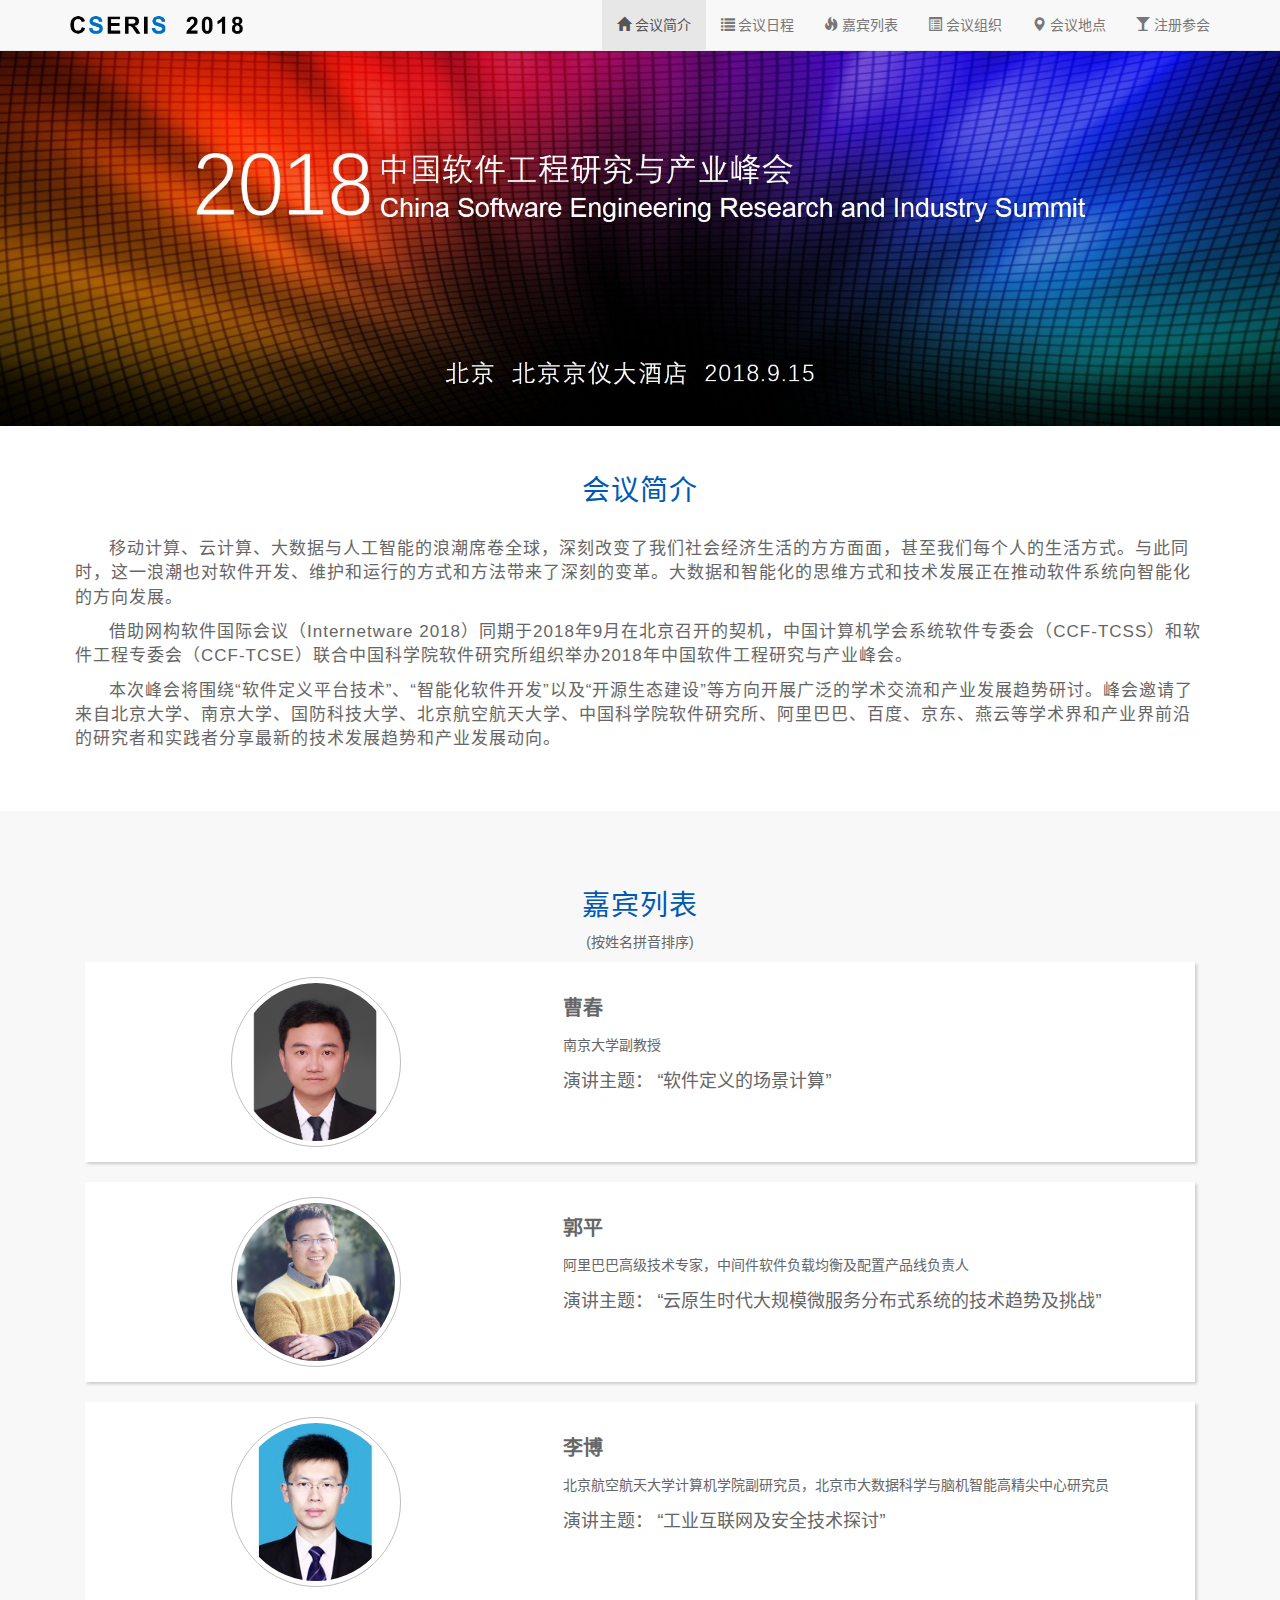
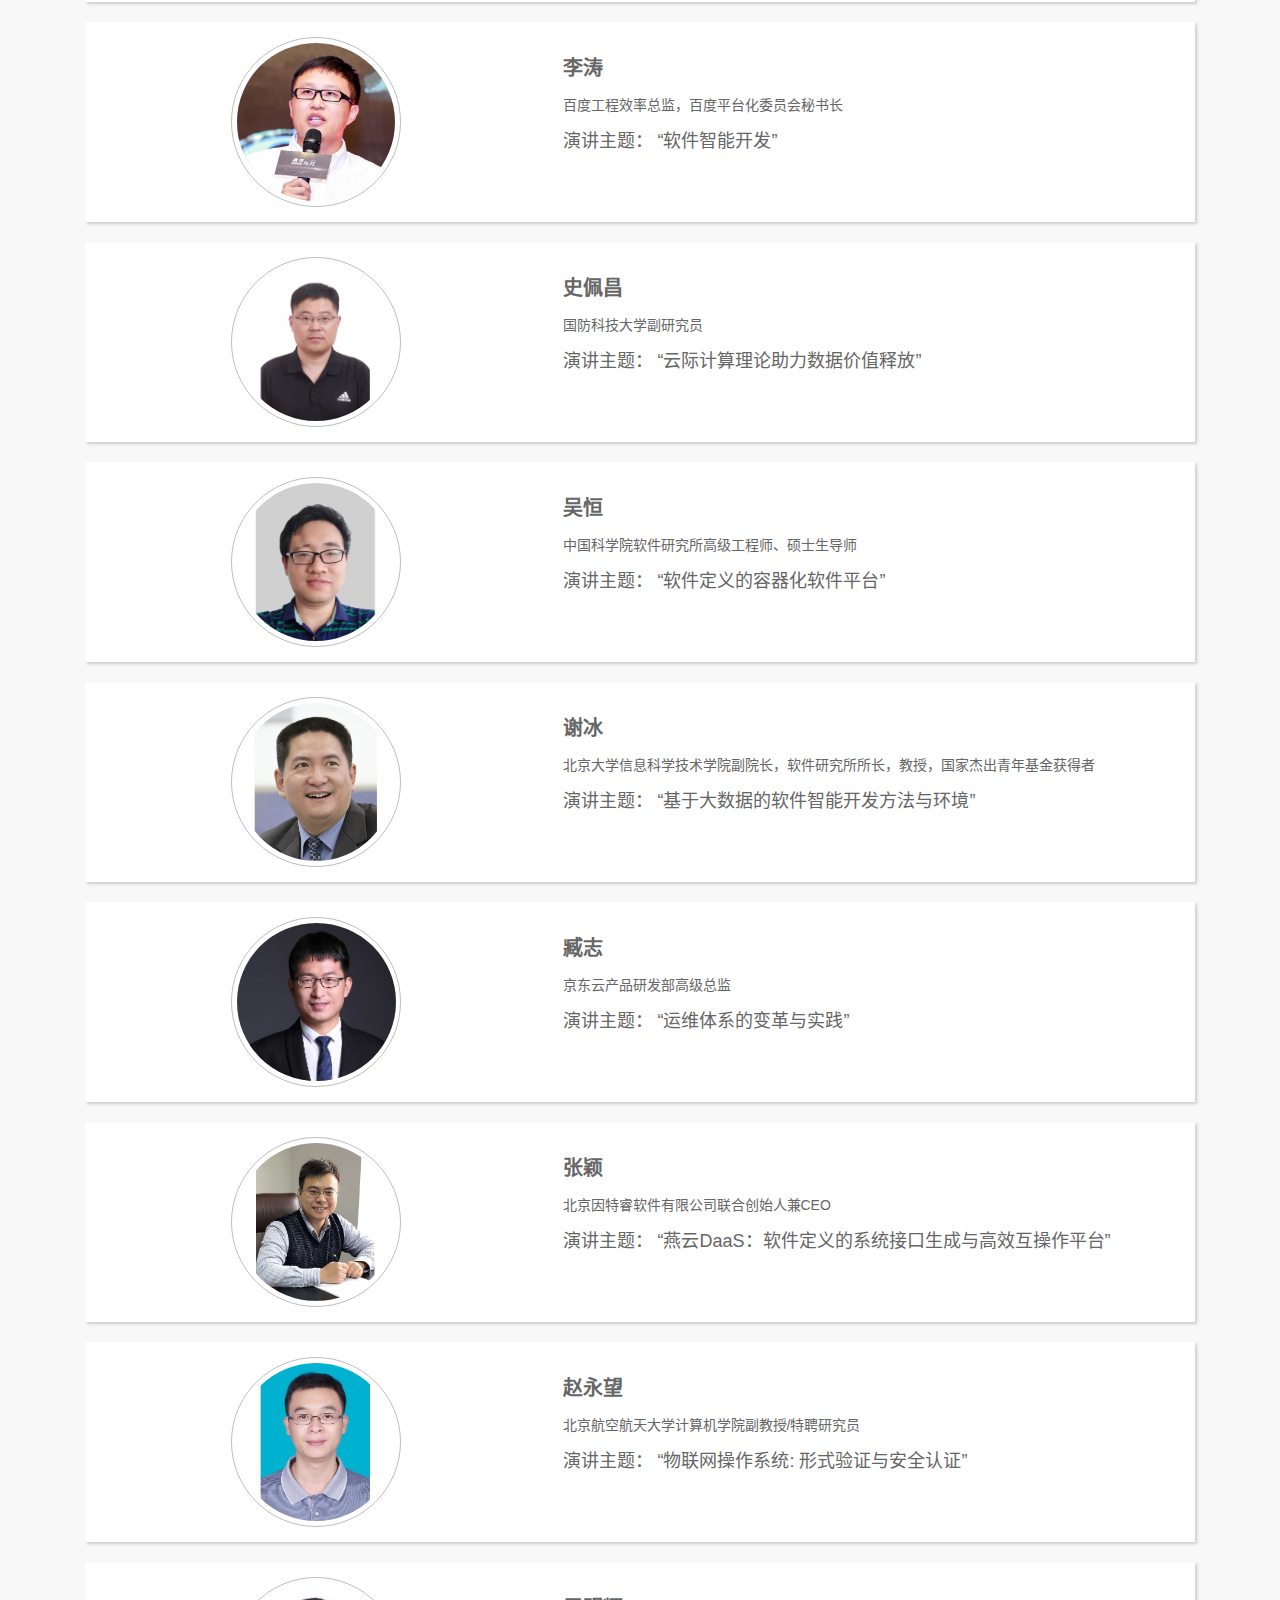
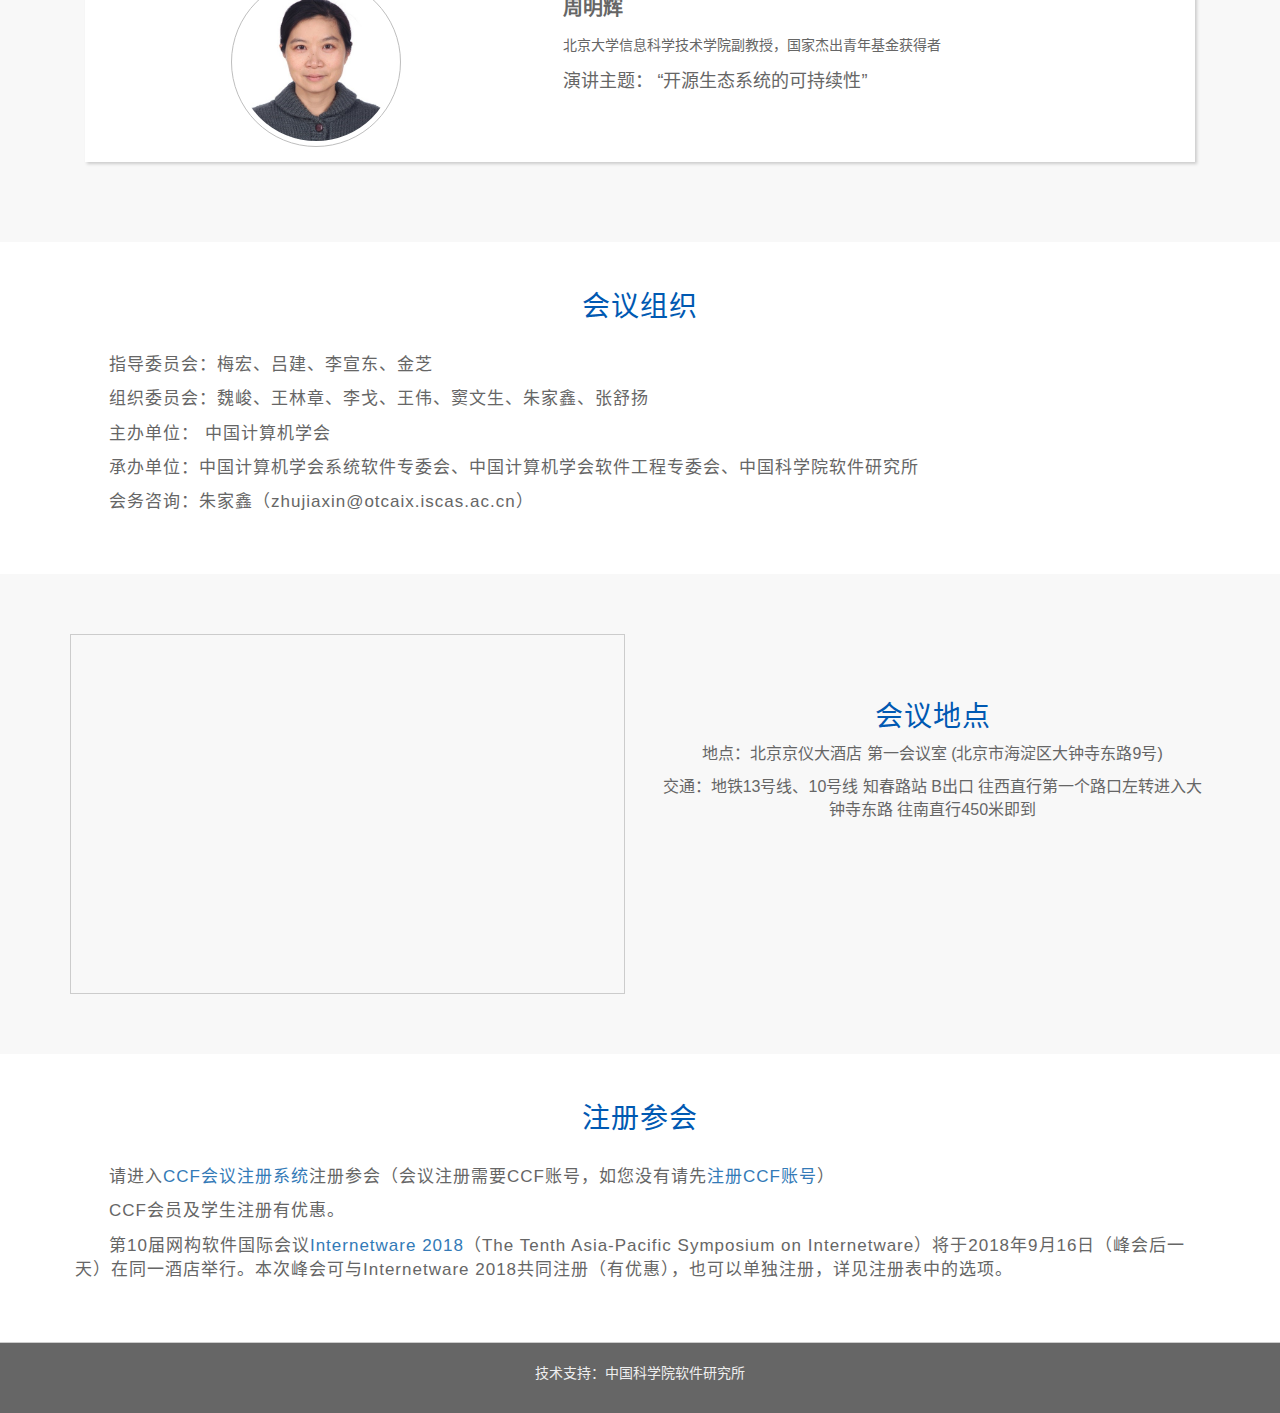
<file: index.html>
<html lang="zh-cn" xmlns="http://www.w3.org/1999/xhtml"><head><meta http-equiv="Content-Type" content="text/html; charset=UTF-8">
	
	<meta name="viewport" content="width=device-width, initial-scale=1,maximum-scale=1, user-scalable=no">
	<title>2018年中国软件工程研究与产业峰会</title>
	<link rel="stylesheet" href="./css/bootstrap.min.css">
	<link rel="stylesheet" href="./css/style.css">
</head>
<body>


<nav class="navbar navbar-default navbar-fixed-top">
	<div class="container">
		<div class="navbar-header">
			<a href="" class="navbar-brand logo"><img class="head-logo" src="./img/logo.png" alt="CSERIS"></a>
			<button type="button" class="navbar-toggle" data-toggle="collapse" data-target="#navbar-collapse">
				<span class="icon-bar"></span>
				<span class="icon-bar"></span>
				<span class="icon-bar"></span>
			</button>
		</div>
		<div class="collapse navbar-collapse" id="navbar-collapse">
			<ul class="nav navbar-nav navbar-right">
				<li class="active"><a href="#section-1"><span class="glyphicon glyphicon-home"></span> 会议简介</a></li>
			    <li><a href="program.html"><span class="glyphicon glyphicon-list"></span> 会议日程</a></li> 
				<li><a href="index.html#section-2"><span class="glyphicon glyphicon-fire"></span> 嘉宾列表</a></li>
				<li><a href="index.html#section-3"><span class="glyphicon glyphicon-list-alt"></span> 会议组织</a></li>
				<li><a href="index.html#section-4"><span class="glyphicon glyphicon-map-marker"></span> 会议地点</a></li>
				<li><a href="index.html#section-5"><span class="glyphicon glyphicon-glass"></span> 注册参会</a></li>
			</ul>	
		</div>
	</div>
</nav>


<div id="myCarousel" class="carousel slide">
	
	<div class="carousel-inner">
		<div class="item active" style="background:#01122b;">
			<img src="./img/banner.jpg" alt="2018年中国软件工程研究与产业峰会">
		</div>
		
	</div>
	
</div>
<div class="tab1" id="section-1"> 
	<div class="container">
		<h2 class="tab-h2">会议简介</h2>
		<div class="row">
			<div class="col-md-12 col">
				<p class="tab-p">移动计算、云计算、大数据与人工智能的浪潮席卷全球，深刻改变了我们社会经济生活的方方面面，甚至我们每个人的生活方式。与此同时，这一浪潮也对软件开发、维护和运行的方式和方法带来了深刻的变革。大数据和智能化的思维方式和技术发展正在推动软件系统向智能化的方向发展。</p>
				<p class="tab-p">借助网构软件国际会议（Internetware 2018）同期于2018年9月在北京召开的契机，中国计算机学会系统软件专委会（CCF-TCSS）和软件工程专委会（CCF-TCSE）联合中国科学院软件研究所组织举办2018年中国软件工程研究与产业峰会。</p>
				<p class="tab-p">本次峰会将围绕“软件定义平台技术”、“智能化软件开发”以及“开源生态建设”等方向开展广泛的学术交流和产业发展趋势研讨。峰会邀请了来自北京大学、南京大学、国防科技大学、北京航空航天大学、中国科学院软件研究所、阿里巴巴、百度、京东、燕云等学术界和产业界前沿的研究者和实践者分享最新的技术发展趋势和产业发展动向。</p>
			</div>
			
		</div>
	</div>
</div>


<div class="tab2" id="section-2">
	<div class="container">
		<h2 class="tab-h2">嘉宾列表</h2> <p>(按姓名拼音排序)</p>
		<div class="row">
			<div class="col-md-12 col">
			       <div class="container-fluid">

			       	<div class="row info-content">
						<div class="col-md-5 col-sm-5 ">
							<div class="head-img"><img src="./img/caochun.jpg" class="img-responsive img-circle" alt=""></div>							
						</div>
						<div class="col-md-7 col-sm-7  text-left padding-text talk-info">
							<p class="speaker">曹春<p>
							<p>南京大学副教授</p>
							<p class="talk-title">演讲主题： “软件定义的场景计算”</p>
						</div>
					</div>

			       	<div class="row info-content">
						<div class="col-md-5 col-sm-5 ">
							<div class="head-img"><img src="./img/guoping.jpg" class="img-responsive img-circle" alt=""></div>							
						</div>
						<div class="col-md-7 col-sm-7  text-left padding-text talk-info">
							<p class="speaker">郭平<p>
							<p>阿里巴巴高级技术专家，中间件软件负载均衡及配置产品线负责人</p>
							<p class="talk-title">演讲主题： “云原生时代大规模微服务分布式系统的技术趋势及挑战”</p>
						</div>
					</div>

			       	<div class="row info-content">
						<div class="col-md-5 col-sm-5 ">
							<div class="head-img"><img src="./img/libo.jpg" class="img-responsive img-circle" alt=""></div>							
						</div>
						<div class="col-md-7 col-sm-7  text-left padding-text talk-info">
							<p class="speaker">李博<p>
							<p>北京航空航天大学计算机学院副研究员，北京市大数据科学与脑机智能高精尖中心研究员</p>
							<p class="talk-title">演讲主题： “工业互联网及安全技术探讨”</p>
						</div>
					</div>

			       	<div class="row info-content">
						<div class="col-md-5 col-sm-5 ">
							<div class="head-img"><img src="./img/litao.jpg" class="img-responsive img-circle" alt=""></div>							
						</div>
						<div class="col-md-7 col-sm-7  text-left padding-text talk-info">
							<p class="speaker">李涛<p>
							<p>百度工程效率总监，百度平台化委员会秘书长</p>
							<p class="talk-title">演讲主题： “软件智能开发”</p>
						</div>
					</div>

			       	<div class="row info-content">
						<div class="col-md-5 col-sm-5 ">
							<div class="head-img"><img src="./img/shipeichang.jpg" class="img-responsive img-circle" alt=""></div>							
						</div>
						<div class="col-md-7 col-sm-7 text-left padding-text talk-info">
							<p class="speaker">史佩昌<p>
							<p>国防科技大学副研究员</p>
							<p class="talk-title">演讲主题： “云际计算理论助力数据价值释放”</p>
						</div>
					</div>

			       	<div class="row info-content">
						<div class="col-md-5 col-sm-5 ">
							<div class="head-img"><img src="./img/wuheng.jpg" class="img-responsive img-circle" alt=""></div>							
						</div>
						<div class="col-md-7 col-sm-7 text-left padding-text talk-info">
							<p class="speaker">吴恒<p>
							<p>中国科学院软件研究所高级工程师、硕士生导师</p>
							<p class="talk-title">演讲主题： “软件定义的容器化软件平台”</p>
						</div>
					</div>
				    
			       	<div class="row info-content">
						<div class="col-md-5 col-sm-5 ">
							<div class="head-img"><img src="./img/xiebing.jpg" class="img-responsive img-circle" alt=""></div>							
						</div>
						<div class="col-md-7 col-sm-7 text-left padding-text talk-info">
							<p class="speaker">谢冰<p>
							<p>北京大学信息科学技术学院副院长，软件研究所所长，教授，国家杰出青年基金获得者</p>
							<p class="talk-title">演讲主题： “基于大数据的软件智能开发方法与环境”</p>
						</div>
					</div>

			       	<div class="row info-content">
						<div class="col-md-5 col-sm-5 ">
							<div class="head-img"><img src="./img/zangzhi.jpg" class="img-responsive img-circle" alt=""></div>							
						</div>
						<div class="col-md-7 col-sm-7 text-left padding-text talk-info">
							<p class="speaker">臧志<p>
							<p>京东云产品研发部高级总监</p>
							<p class="talk-title">演讲主题： “运维体系的变革与实践”</p>
						</div>
					</div>

			       	<div class="row info-content">
						<div class="col-md-5 col-sm-5 ">
							<div class="head-img"><img src="./img/zhangying.jpg" class="img-responsive img-circle" alt=""></div>							
						</div>
						<div class="col-md-7 col-sm-7 text-left padding-text talk-info">
							<p class="speaker">张颖<p>
							<p>北京因特睿软件有限公司联合创始人兼CEO</p>
							<p class="talk-title">演讲主题： “燕云DaaS：软件定义的系统接口生成与高效互操作平台”</p>
						</div>
					</div>

			       	<div class="row info-content">
						<div class="col-md-5 col-sm-5 ">
							<div class="head-img"><img src="./img/zhaoyongwang.jpg" class="img-responsive img-circle" alt=""></div>							
						</div>
						<div class="col-md-7 col-sm-7  text-left padding-text talk-info">
							<p class="speaker">赵永望<p>
							<p>北京航空航天大学计算机学院副教授/特聘研究员</p>
							<p class="talk-title">演讲主题： “物联网操作系统: 形式验证与安全认证”</p>
						</div>
					</div>

			       	<div class="row info-content">
						<div class="col-md-5 col-sm-5">
							<div class="head-img"><img src="./img/zhouminghui.jpg" class="img-responsive img-circle" alt=""></div>							
						</div>
						<div class="col-md-7 col-sm-7 text-left padding-text talk-info">
							<p class="speaker">周明辉<p>
							<p>北京大学信息科学技术学院副教授，国家杰出青年基金获得者</p>
							<p class="talk-title">演讲主题： “开源生态系统的可持续性”</p>
						</div>
					</div>

<!--			       	<div class="row info-content">
						<div class="text-center talk-info continue">
							<p class="speaker">更多嘉宾即将公布，敬请关注！<p>
						</div>
					</div> -->

			       </div>

			</div>
			
		</div>
	</div>
</div>

<div class="tab1" id="section-3">
	<div class="container">
		<h2 class="tab-h2">会议组织</h2>
		<div class="row">
			<div class="col-md-12 col">
				<p class="tab-p">指导委员会：梅宏、吕建、李宣东、金芝</p>
				<p class="tab-p">组织委员会：魏峻、王林章、李戈、王伟、窦文生、朱家鑫、张舒扬</p>
				<p class="tab-p">主办单位： 中国计算机学会</p>
				<p class="tab-p">承办单位：中国计算机学会系统软件专委会、中国计算机学会软件工程专委会、中国科学院软件研究所</p>
				<p class="tab-p">会务咨询：朱家鑫（zhujiaxin@otcaix.iscas.ac.cn）</p>
				
			</div>
			
		</div>
	</div>
</div>

<div class="tab3" id="section-4">
	<div class="container">
		<div class="row">
			<div class="col-md-6 col-sm-6">
            <div id="dituContent" style="width:100%;height:40%;border:#ccc solid 1px;"></div>
			</div>
			<div class="text col-md-6 col-sm-6" style="margin-top:48px;">
				<h2 class="tab-h2">会议地点</h2>
				<p>地点：北京京仪大酒店 第一会议室 (北京市海淀区大钟寺东路9号)</p>
				<p>交通：地铁13号线、10号线 知春路站 B出口 往西直行第一个路口左转进入大钟寺东路 往南直行450米即到</p>


			</div>
		</div>
	</div>
</div>
<div class="tab1" id="section-5">
	<div class="container">
		<h2 class="tab-h2">注册参会</h2>
		<div class="row">
			<div class="col-md-12 col">
				<p class="tab-p">请进入<a href="http://conf2.ccf.org.cn/internetware2018/">CCF会议注册系统</a>注册参会（会议注册需要CCF账号，如您没有请先<a href="http://web.ccf.org.cn/CCF/apply/user!reg.action">注册CCF账号</a>）</p>
				<p class="tab-p">CCF会员及学生注册有优惠。</p>
				<p class="tab-p">第10届网构软件国际会议<a href="https://internetware2018.github.io/">Internetware 2018</a>（The Tenth Asia-Pacific Symposium on Internetware）将于2018年9月16日（峰会后一天）在同一酒店举行。本次峰会可与Internetware 2018共同注册（有优惠），也可以单独注册，详见注册表中的选项。</p>
			<!--	<p class="tab-p">会议通知电子版下载：<a href="">会议通知</a></p> -->
			</div>
			
			
		</div>
	</div>
</div>
<footer id="footer">
	<div class="container">
		<p>技术支持：中国科学院软件研究所</p>
	</div>
</footer>


<script src="./js/jquery.min.js"></script>
<script src="./js/bootstrap.min.js"></script>
<style type="text/css">
    html,body{margin:0;padding:0;}
    .iw_poi_title {color:#CC5522;font-size:14px;font-weight:bold;overflow:hidden;padding-right:13px;white-space:nowrap}
    .iw_poi_content {font:12px arial,sans-serif;overflow:visible;padding-top:4px;white-space:-moz-pre-wrap;word-wrap:break-word}
</style>
<script type="text/javascript" src="https://api.map.baidu.com/api?v=20&ak=HEyBcLpocWubOcnctNvDz71b"></script>
<script type="text/javascript">
    //创建和初始化地图函数：
    function initMap(){
        createMap();//创建地图
        setMapEvent();//设置地图事件
        addMapControl();//向地图添加控件
        addMarker();//向地图中添加marker
    }
    
    //创建地图函数：
    function createMap(){
        var map = new BMap.Map("dituContent");//在百度地图容器中创建一个地图
        var point = new BMap.Point(116.34426,39.977972);//定义一个中心点坐标
        map.centerAndZoom(point,17);//设定地图的中心点和坐标并将地图显示在地图容器中
        window.map = map;//将map变量存储在全局
    }
    
    //地图事件设置函数：
    function setMapEvent(){
        map.enableDragging();//启用地图拖拽事件，默认启用(可不写)
        map.enableScrollWheelZoom();//启用地图滚轮放大缩小
        map.enableDoubleClickZoom();//启用鼠标双击放大，默认启用(可不写)
        map.enableKeyboard();//启用键盘上下左右键移动地图
    }
    
    //地图控件添加函数：
    function addMapControl(){
        //向地图中添加缩放控件
	var ctrl_nav = new BMap.NavigationControl({anchor:BMAP_ANCHOR_TOP_LEFT,type:BMAP_NAVIGATION_CONTROL_LARGE});
	map.addControl(ctrl_nav);
                //向地图中添加比例尺控件
	var ctrl_sca = new BMap.ScaleControl({anchor:BMAP_ANCHOR_BOTTOM_LEFT});
	map.addControl(ctrl_sca);
    }
    
    //标注点数组
    var markerArr = [{title:"北京京仪大酒店",content:"北京市海淀区大钟寺东路9号（地铁13号线、10号线&nbsp;知春路站&nbsp;B出口）",point:"116.344188|39.978041",isOpen:1,icon:{w:21,h:21,l:46,t:46,x:1,lb:10}}
		 ];
    //创建marker
    function addMarker(){
        for(var i=0;i<markerArr.length;i++){
            var json = markerArr[i];
            var p0 = json.point.split("|")[0];
            var p1 = json.point.split("|")[1];
            var point = new BMap.Point(p0,p1);
			var iconImg = createIcon(json.icon);
            var marker = new BMap.Marker(point,{icon:iconImg});
			var iw = createInfoWindow(i);
			var label = new BMap.Label(json.title,{"offset":new BMap.Size(json.icon.lb-json.icon.x+10,-20)});
			marker.setLabel(label);
            map.addOverlay(marker);
            label.setStyle({
                        borderColor:"#808080",
                        color:"#333",
                        cursor:"pointer"
            });
			
			(function(){
				var index = i;
				var _iw = createInfoWindow(i);
				var _marker = marker;
				_marker.addEventListener("click",function(){
				    this.openInfoWindow(_iw);
			    });
			    _iw.addEventListener("open",function(){
				    _marker.getLabel().hide();
			    })
			    _iw.addEventListener("close",function(){
				    _marker.getLabel().show();
			    })
				label.addEventListener("click",function(){
				    _marker.openInfoWindow(_iw);
			    })
				if(!!json.isOpen){
					label.hide();
					_marker.openInfoWindow(_iw);
				}
			})()
        }
    }
    //创建InfoWindow
    function createInfoWindow(i){
        var json = markerArr[i];
        var iw = new BMap.InfoWindow("<b class='iw_poi_title' title='" + json.title + "'>" + json.title + "</b><div class='iw_poi_content'>"+json.content+"</div>");
        return iw;
    }
    //创建一个Icon
    function createIcon(json){
        var icon = new BMap.Icon("./img/us_mk_icon.png", new BMap.Size(json.w,json.h),{imageOffset: new BMap.Size(-json.l,-json.t),infoWindowOffset:new BMap.Size(json.lb+5,1),offset:new BMap.Size(json.x,json.h)})
        return icon;
    }
    
    initMap();//创建和初始化地图
</script>


</body></html>
</file>
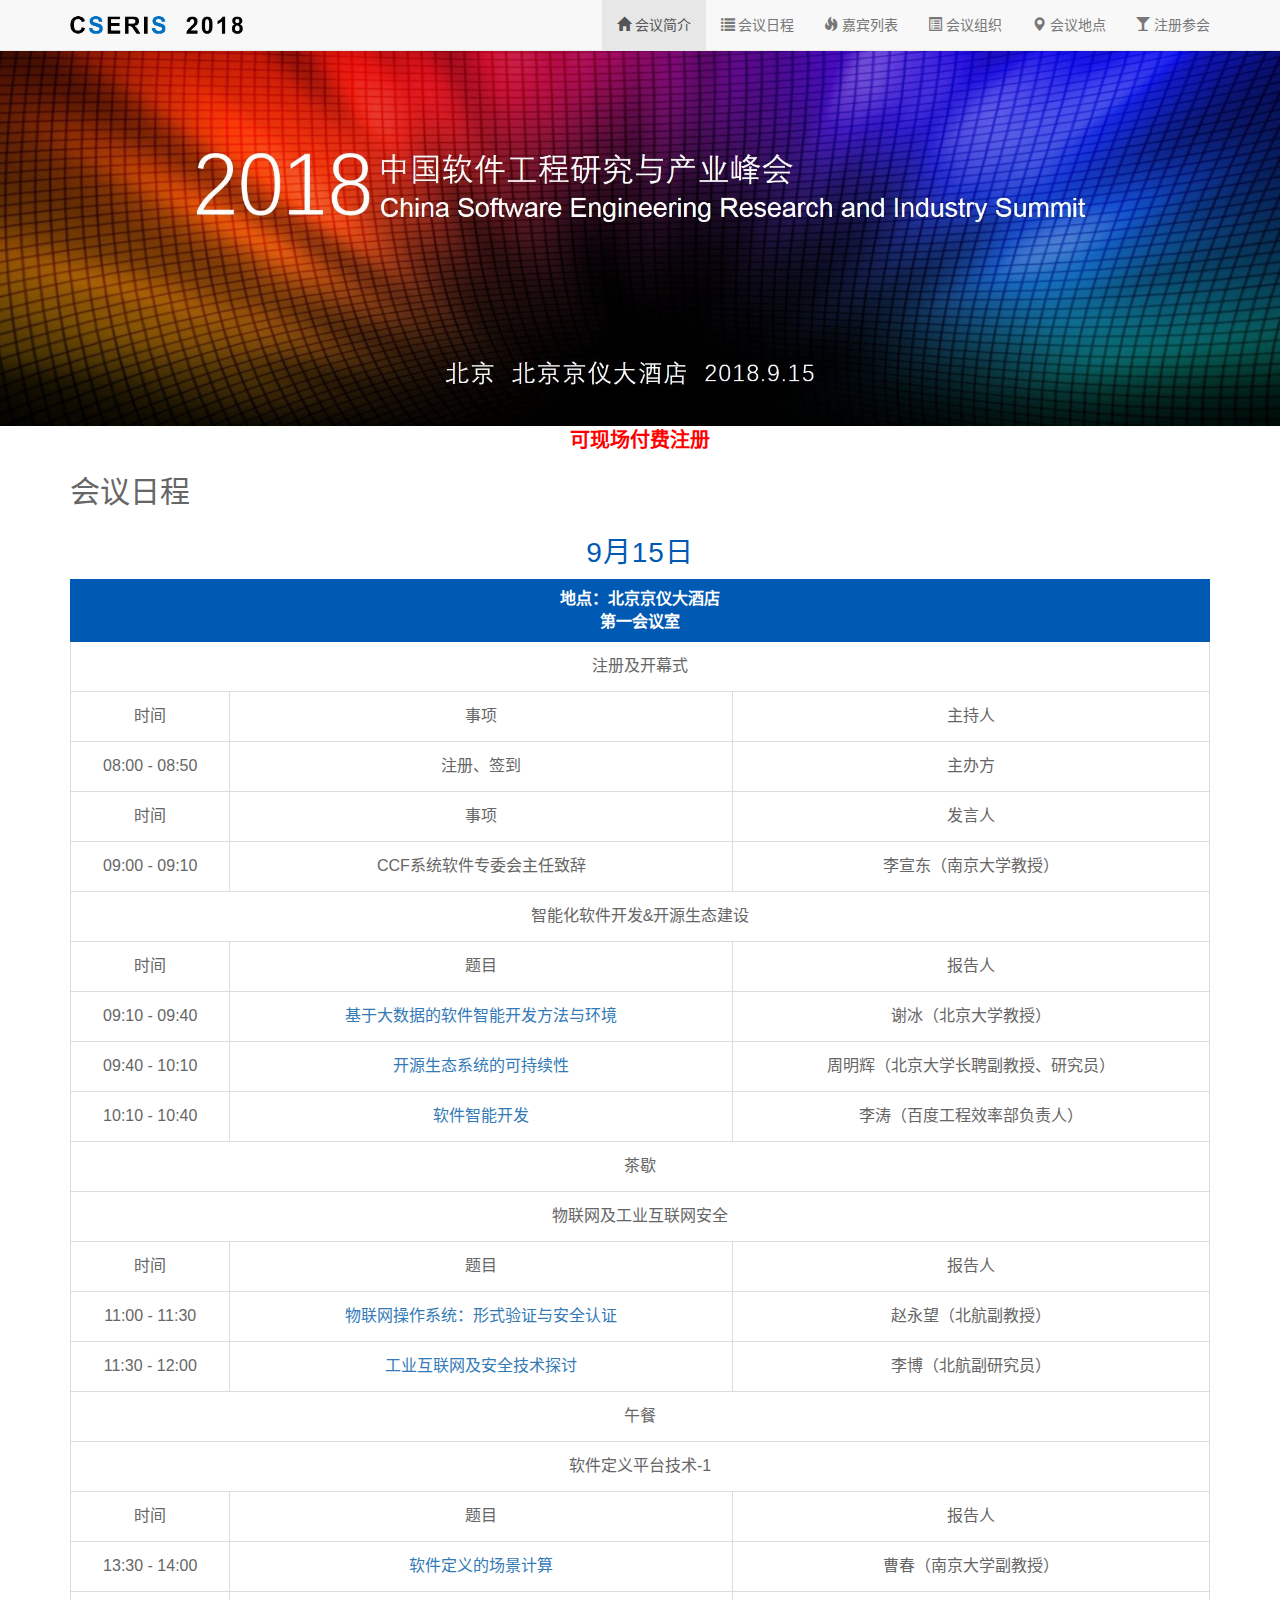
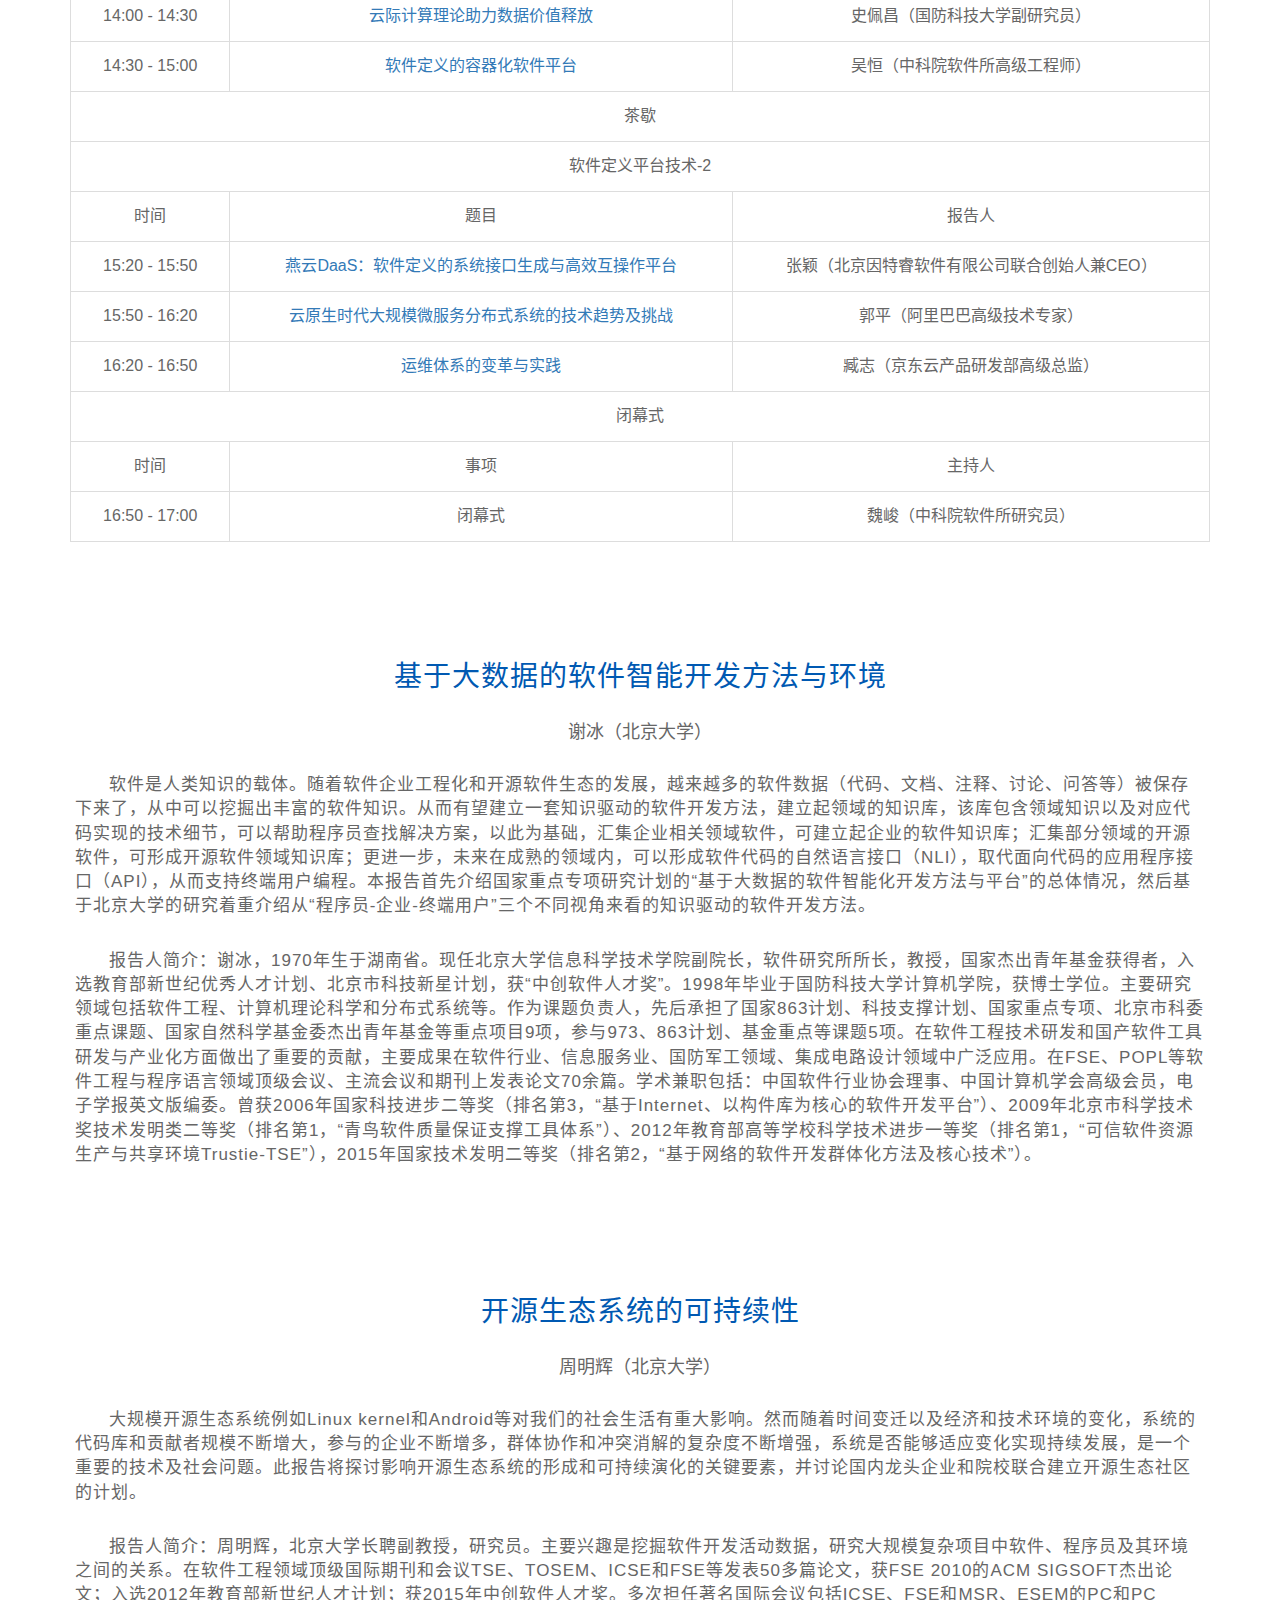
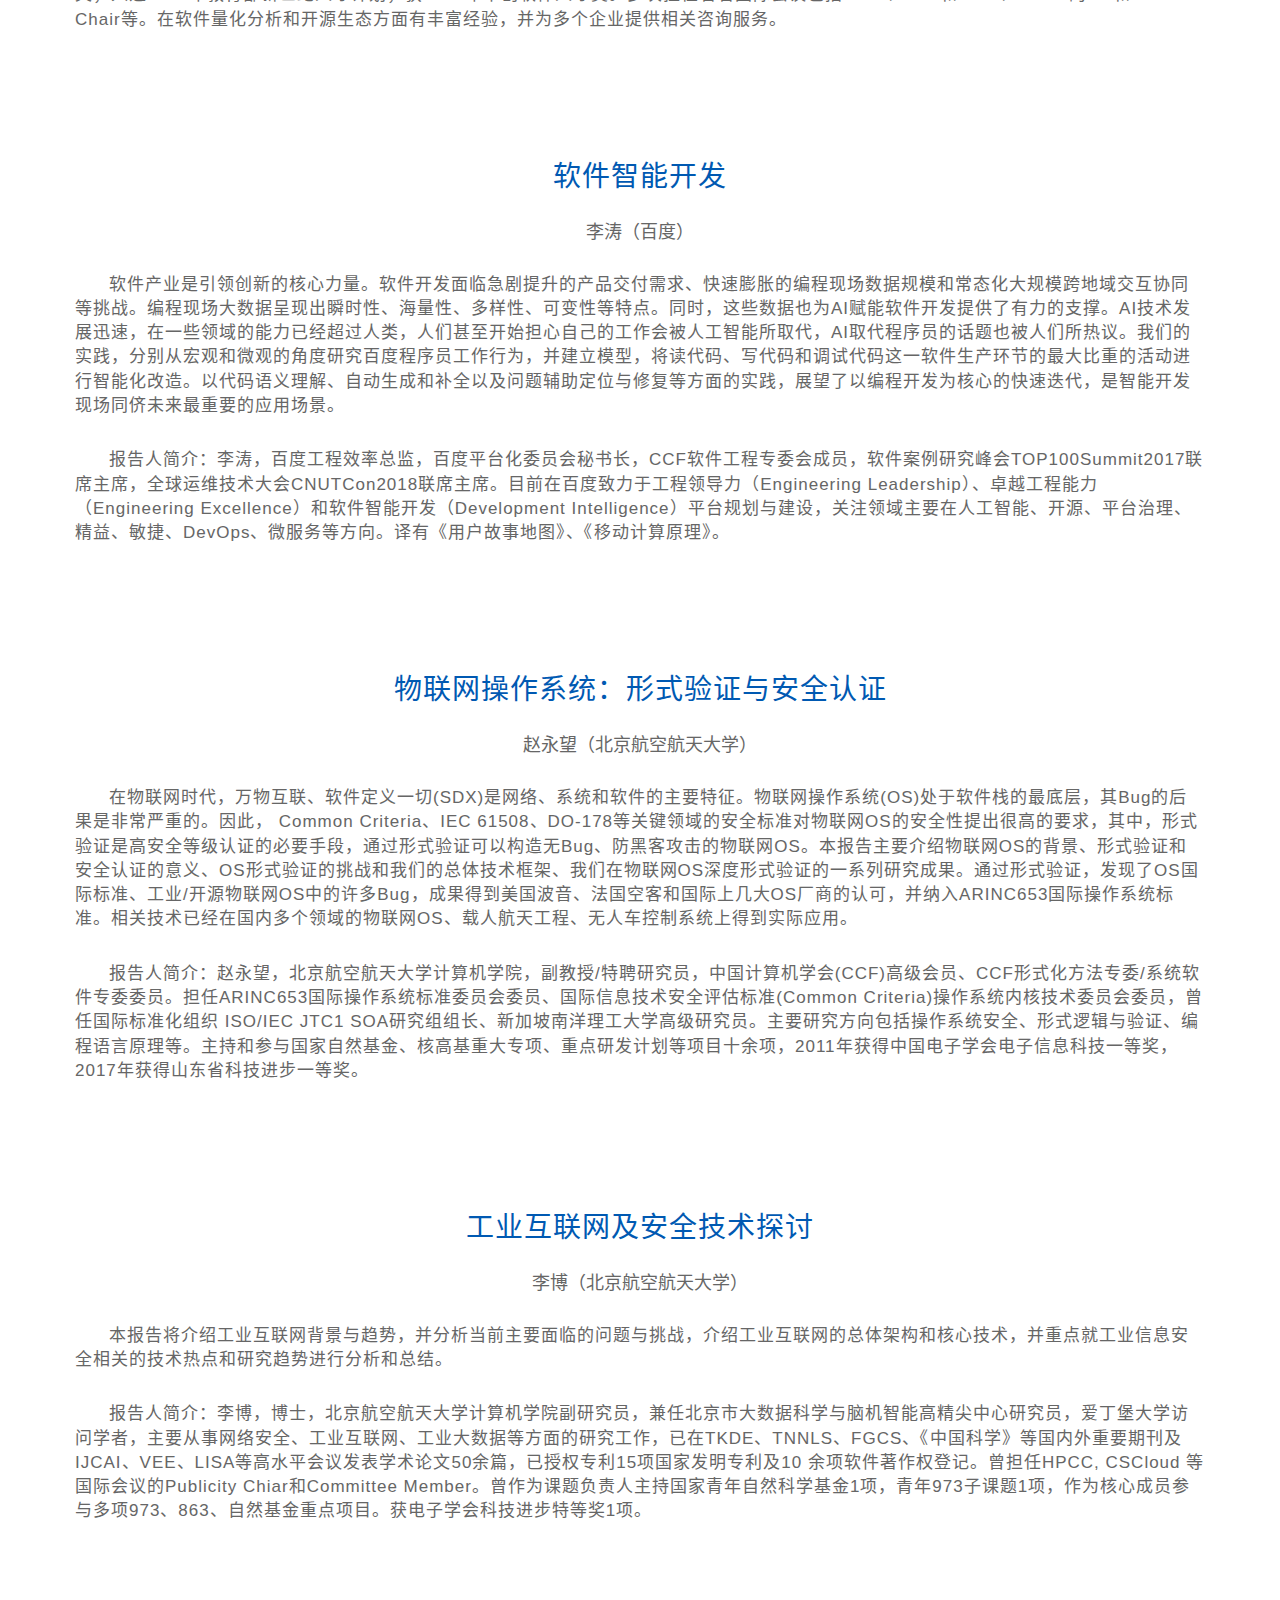
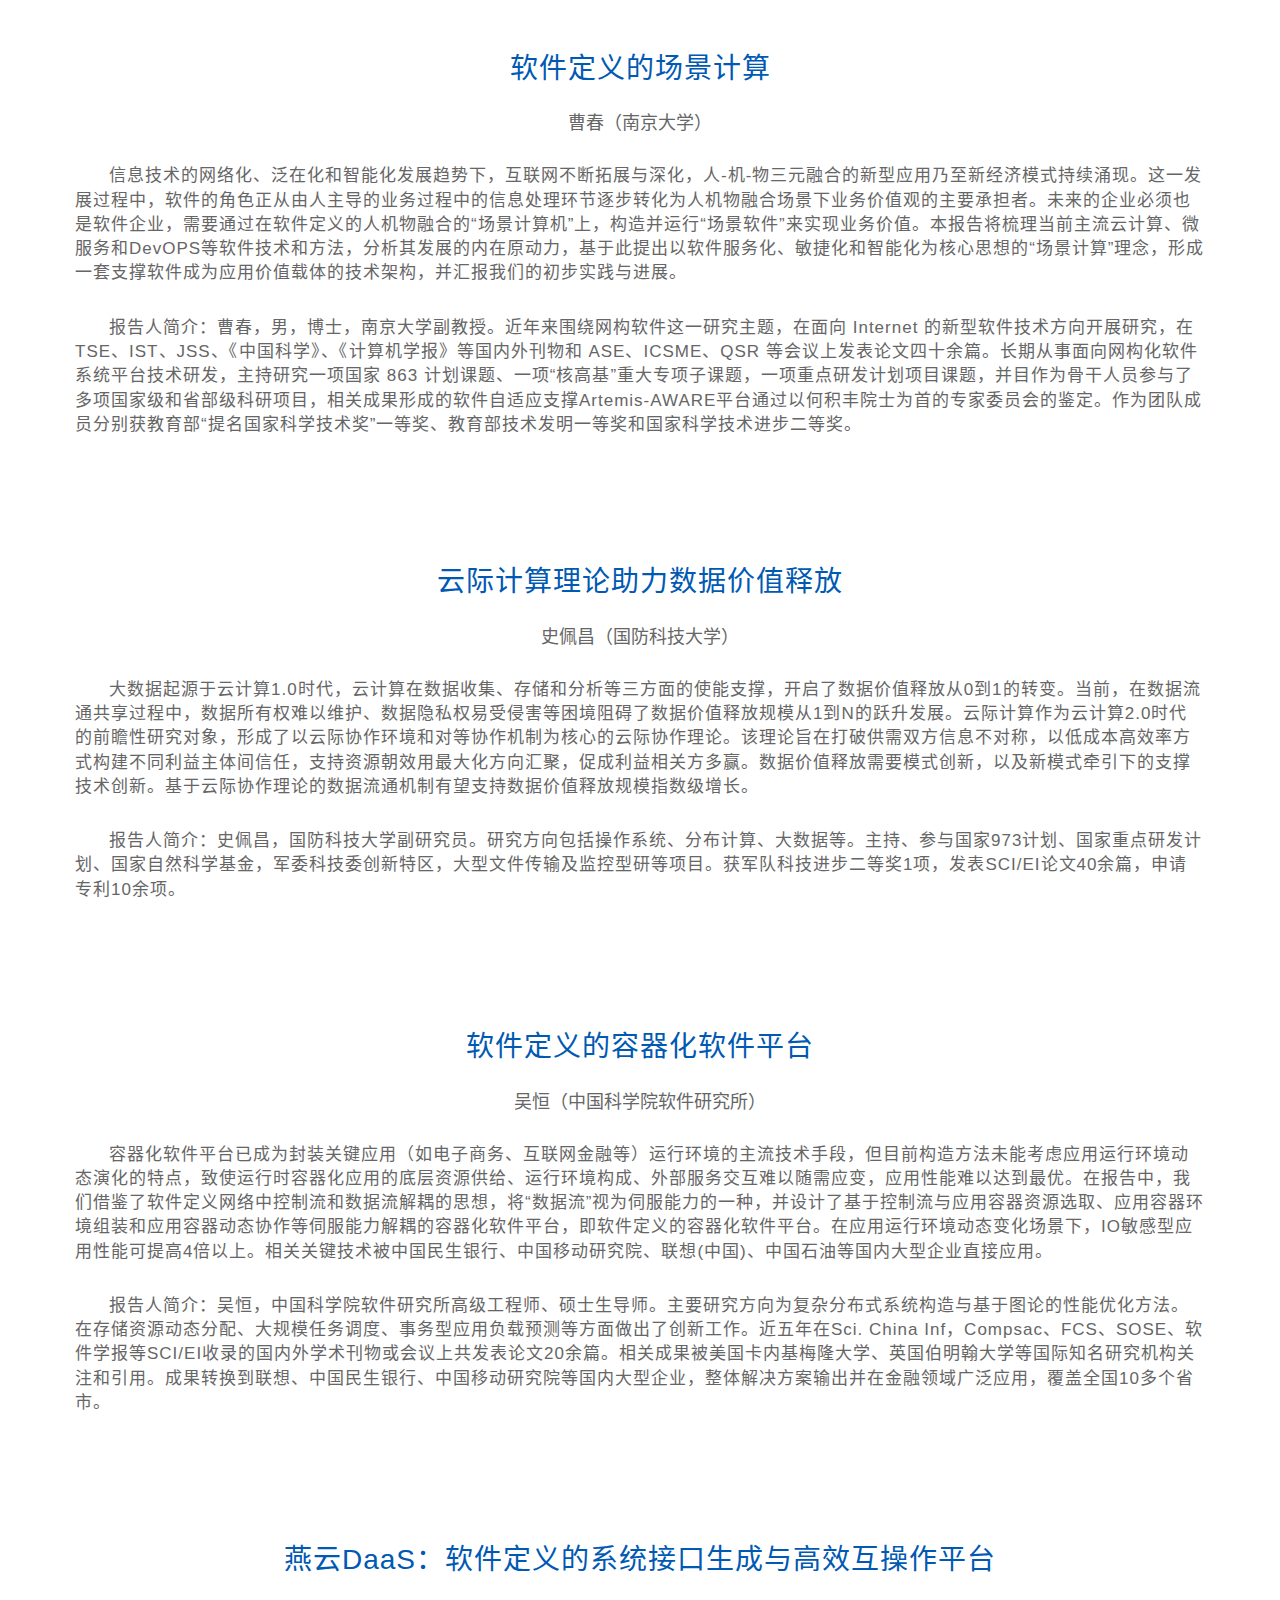
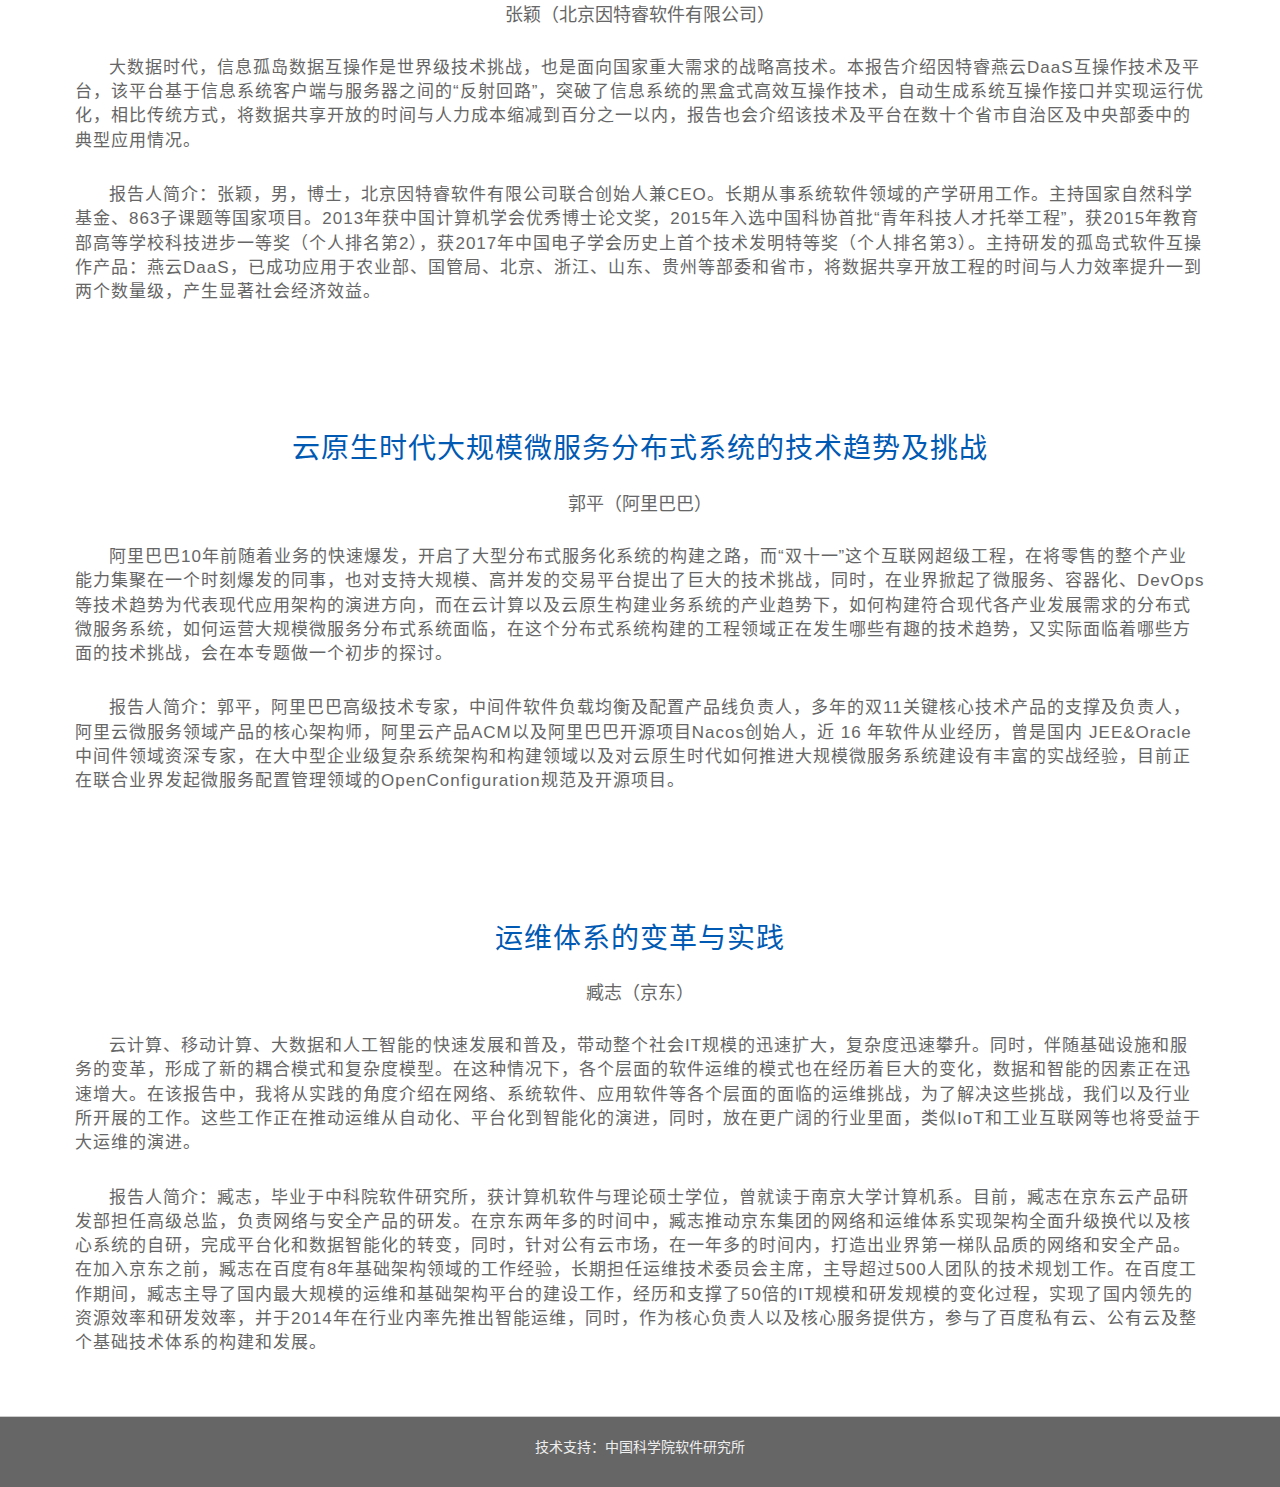
<file: program.html>
<html lang="zh-cn" xmlns="http://www.w3.org/1999/xhtml"><head><meta http-equiv="Content-Type" content="text/html; charset=UTF-8">
	
	<meta name="viewport" content="width=device-width, initial-scale=1,maximum-scale=1, user-scalable=no">
	<title>2018年中国软件工程研究与产业峰会</title>
	<link rel="stylesheet" href="./css/bootstrap.min.css">
	<link rel="stylesheet" href="./css/style.css">
</head>
<body>


<nav class="navbar navbar-default navbar-fixed-top">
	<div class="container">
		<div class="navbar-header">
			<a href="" class="navbar-brand logo"><img class="head-logo" src="./img/logo.png" alt="CSERIS"></a>
			<button type="button" class="navbar-toggle" data-toggle="collapse" data-target="#navbar-collapse">
				<span class="icon-bar"></span>
				<span class="icon-bar"></span>
				<span class="icon-bar"></span>
			</button>
		</div>
		<div class="collapse navbar-collapse" id="navbar-collapse">
			<ul class="nav navbar-nav navbar-right">
				<li class="active"><a href="#section-1"><span class="glyphicon glyphicon-home"></span> 会议简介</a></li>
				<li><a href="program.html"><span class="glyphicon glyphicon-list"></span> 会议日程</a></li> 
				<li><a href="index.html#section-2"><span class="glyphicon glyphicon-fire"></span> 嘉宾列表</a></li>
				<li><a href="index.html#section-3"><span class="glyphicon glyphicon-list-alt"></span> 会议组织</a></li>
				<li><a href="index.html#section-4"><span class="glyphicon glyphicon-map-marker"></span> 会议地点</a></li>
				<li><a href="index.html#section-5"><span class="glyphicon glyphicon-glass"></span> 注册参会</a></li>
			</ul>	
		</div>
	</div>
</nav>


<div id="myCarousel" class="carousel slide">
	
	<div class="carousel-inner">
		<div class="item active" style="background:#01122b;">
			<img src="./img/banner.jpg" alt="2018年中国软件工程研究与产业峰会">
		</div>
		
	</div>
	
</div>

<div class="container">

<p style="color:red;text-align:center;font-size:20px"><b>可现场付费注册</b></p>
<h2 class=" text-left">会议日程</h2>
<div class="row">
			<div class="col-md-12 col">
				<h2 class="tab-h2">9月15日</h2><table class="table table-bordered">
	
					
	<thead>
		<tr>
			<th colspan="3" class="text-center th-bg" style="border:1px solid #0059B2;">地点：北京京仪大酒店<br>第一会议室</th>
			
		</tr>
	</thead>
	<tbody>
		<tr>
			<td colspan="3" class="text-center">注册及开幕式</td>
		</tr>
		<tr>
			<td width="14%" class="text-center">时间</td>
			<td class="text-center">事项</td>
			<td class="text-center">主持人</td>
		</tr>
		<tr>
			<td class="text-center">08:00 - 08:50</td>
			<td class="text-center">注册、签到</td>
			<td class="text-center">主办方</td>
		</tr>
		<tr>
			<td width="14%" class="text-center">时间</td>
			<td class="text-center">事项</td>
			<td class="text-center">发言人</td>
		</tr>
		<tr>
			<td class="text-center">09:00 - 09:10</td>
			<td class="text-center">CCF系统软件专委会主任致辞</td>
			<td class="text-center">李宣东（南京大学教授）</td>
		</tr>

		<tr>
			<td colspan="3" class="text-center">智能化软件开发&开源生态建设<br><b></b></td>
		</tr>
		<tr>
			<td width="14%" class="text-center">时间</td>
			<td class="text-center">题目</td>
			<td class="text-center">报告人</td>
		</tr>
		<tr>
			<td class="text-center">09:10 - 09:40</td>
			<td class="text-center"><a href="#section-xiebing">基于大数据的软件智能开发方法与环境</a></td>
			<td class="text-center">谢冰（北京大学教授）</td>
		</tr>
		<tr>
			<td class="text-center">09:40 - 10:10</td>
			<td class="text-center"><a href="#section-zhouminghui">开源生态系统的可持续性</a></td>
			<td class="text-center">周明辉（北京大学长聘副教授、研究员）</td>
		</tr>
		
		<tr>
			<td class="text-center">10:10 - 10:40</td>
			<td class="text-center"><a href="#section-litao">软件智能开发</a></td>
			<td class="text-center">李涛（百度工程效率部负责人）</td>
		</tr>

		<tr>
			<td colspan="3" class="text-center">茶歇</td>
		</tr>
		<tr>
			<td colspan="3" class="text-center">物联网及工业互联网安全<br><b></b></td>
		</tr>
		<tr>
			<td width="14%" class="text-center">时间</td>
			<td class="text-center">题目</td>
			<td class="text-center">报告人</td>
		</tr>	
		<tr>
			<td class="text-center">11:00 - 11:30</td>
			<td class="text-center"><a href="#section-zhaoyongwang">物联网操作系统：形式验证与安全认证</a></td>
			<td class="text-center">赵永望（北航副教授）</td>
		</tr>
		<tr>
			<td class="text-center">11:30 - 12:00</td>
			<td class="text-center"><a href="#section-libo">工业互联网及安全技术探讨</a></td>
			<td class="text-center">李博（北航副研究员）</td>
		</tr>

		<tr>
			<td colspan="3" class="text-center">午餐</td>
		</tr>
		<tr>
		</tr><tr>
			<td colspan="3" class="text-center">软件定义平台技术-1<br><b></b></td>
		</tr>
		<tr>
			<td width="14%" class="text-center">时间</td>
			<td class="text-center">题目</td>
			<td class="text-center">报告人</td>
		</tr>
        <tr>
			<td class="text-center">13:30 - 14:00</td>
			<td class="text-center"><a href="#section-caochun">软件定义的场景计算</a></td>
			<td class="text-center">曹春（南京大学副教授）</td>
		</tr>
		<tr>
			<td class="text-center">14:00 - 14:30</td>
			<td class="text-center"><a href="#section-shipeichang">云际计算理论助力数据价值释放</a></td>
			<td class="text-center">史佩昌（国防科技大学副研究员）</td>
		</tr>

		<tr>
			<td class="text-center">14:30 - 15:00</td>
			<td class="text-center"><a href="#section-wuheng">软件定义的容器化软件平台</a></td>
			<td class="text-center">吴恒（中科院软件所高级工程师）</td>
		</tr>
		
		<tr>
			<td colspan="3" class="text-center">茶歇</td>
		</tr>
		<tr>
			<td colspan="3" class="text-center">软件定义平台技术-2<br><b></b></td>
		</tr>
		<tr>
			<td width="14%" class="text-center">时间</td>
			<td class="text-center">题目</td>
			<td class="text-center">报告人</td>
		</tr>
		<tr>
			<td class="text-center">15:20 - 15:50</td>
			<td class="text-center"><a href="#section-zhangying">燕云DaaS：软件定义的系统接口生成与高效互操作平台</a></td>
			<td class="text-center">张颖（北京因特睿软件有限公司联合创始人兼CEO）</td>
		</tr>
		<tr>
			<td class="text-center">15:50 - 16:20</td>
			<td class="text-center"><a href="#section-guoping">云原生时代大规模微服务分布式系统的技术趋势及挑战</a></td>
			<td class="text-center">郭平（阿里巴巴高级技术专家）</td>
		</tr>
		<tr>
			<td class="text-center">16:20 - 16:50</td>
			<td class="text-center"><a href="#section-zangzhi">运维体系的变革与实践</a></td>
			<td class="text-center">臧志（京东云产品研发部高级总监）</td>
		</tr>

		<tr>
			<td colspan="3" class="text-center">闭幕式</td>
		</tr>
		<tr>
			<td width="14%" class="text-center">时间</td>
			<td class="text-center">事项</td>
			<td class="text-center">主持人</td>
		</tr>

		<tr>
			<td class="text-center">16:50 - 17:00</td>
			<td class="text-center">闭幕式</td>
			<td class="text-center">魏峻（中科院软件所研究员）</td>
		</tr>

	</tbody>
</table>
			</div>
			
		</div>

</div>

<div class="tab1" id="section-xiebing">
	<div style="height:50px;"></div>
	<div class="container">
		<h2 class="tab-h2">基于大数据的软件智能开发方法与环境</h2>
		<div style="height:10px;"></div>
		<h4 align="center">谢冰（北京大学）</h4>
		<div class="row">
			<div class="col-md-12 col">
				<p class="tab-p">软件是人类知识的载体。随着软件企业工程化和开源软件生态的发展，越来越多的软件数据（代码、文档、注释、讨论、问答等）被保存下来了，从中可以挖掘出丰富的软件知识。从而有望建立一套知识驱动的软件开发方法，建立起领域的知识库，该库包含领域知识以及对应代码实现的技术细节，可以帮助程序员查找解决方案，以此为基础，汇集企业相关领域软件，可建立起企业的软件知识库；汇集部分领域的开源软件，可形成开源软件领域知识库；更进一步，未来在成熟的领域内，可以形成软件代码的自然语言接口（NLI），取代面向代码的应用程序接口（API），从而支持终端用户编程。本报告首先介绍国家重点专项研究计划的“基于大数据的软件智能化开发方法与平台”的总体情况，然后基于北京大学的研究着重介绍从“程序员-企业-终端用户”三个不同视角来看的知识驱动的软件开发方法。</p>
				<div style="height:20px;"></div>
				<p class="tab-p">报告人简介：谢冰，1970年生于湖南省。现任北京大学信息科学技术学院副院长，软件研究所所长，教授，国家杰出青年基金获得者，入选教育部新世纪优秀人才计划、北京市科技新星计划，获“中创软件人才奖”。1998年毕业于国防科技大学计算机学院，获博士学位。主要研究领域包括软件工程、计算机理论科学和分布式系统等。作为课题负责人，先后承担了国家863计划、科技支撑计划、国家重点专项、北京市科委重点课题、国家自然科学基金委杰出青年基金等重点项目9项，参与973、863计划、基金重点等课题5项。在软件工程技术研发和国产软件工具研发与产业化方面做出了重要的贡献，主要成果在软件行业、信息服务业、国防军工领域、集成电路设计领域中广泛应用。在FSE、POPL等软件工程与程序语言领域顶级会议、主流会议和期刊上发表论文70余篇。学术兼职包括：中国软件行业协会理事、中国计算机学会高级会员，电子学报英文版编委。曾获2006年国家科技进步二等奖（排名第3，“基于Internet、以构件库为核心的软件开发平台”）、2009年北京市科学技术奖技术发明类二等奖（排名第1，“青鸟软件质量保证支撑工具体系”）、2012年教育部高等学校科学技术进步一等奖（排名第1，“可信软件资源生产与共享环境Trustie-TSE”），2015年国家技术发明二等奖（排名第2，“基于网络的软件开发群体化方法及核心技术”）。</p>				
			</div>
			
		</div>
	</div>
</div>

<div class="tab1" id="section-zhouminghui">
	<div style="height:50px;"></div>
	<div class="container">
		<h2 class="tab-h2">开源生态系统的可持续性</h2>
		<div style="height:10px;"></div>
		<h4 align="center">周明辉（北京大学）</h4>
		<div class="row">
			<div class="col-md-12 col">
				<p class="tab-p">大规模开源生态系统例如Linux kernel和Android等对我们的社会生活有重大影响。然而随着时间变迁以及经济和技术环境的变化，系统的代码库和贡献者规模不断增大，参与的企业不断增多，群体协作和冲突消解的复杂度不断增强，系统是否能够适应变化实现持续发展，是一个重要的技术及社会问题。此报告将探讨影响开源生态系统的形成和可持续演化的关键要素，并讨论国内龙头企业和院校联合建立开源生态社区的计划。</p>
				<div style="height:20px;"></div>
				<p class="tab-p">报告人简介：周明辉，北京大学长聘副教授，研究员。主要兴趣是挖掘软件开发活动数据，研究大规模复杂项目中软件、程序员及其环境之间的关系。在软件工程领域顶级国际期刊和会议TSE、TOSEM、ICSE和FSE等发表50多篇论文，获FSE 2010的ACM SIGSOFT杰出论文；入选2012年教育部新世纪人才计划；获2015年中创软件人才奖。多次担任著名国际会议包括ICSE、FSE和MSR、ESEM的PC和PC Chair等。在软件量化分析和开源生态方面有丰富经验，并为多个企业提供相关咨询服务。</p>				
			</div>
			
		</div>
	</div>
</div>

<div class="tab1" id="section-litao">
	<div style="height:50px;"></div>
	<div class="container">
		<h2 class="tab-h2">软件智能开发</h2>
		<div style="height:10px;"></div>
		<h4 align="center">李涛（百度）</h4>
		<div class="row">
			<div class="col-md-12 col">
				<p class="tab-p">软件产业是引领创新的核心力量。软件开发面临急剧提升的产品交付需求、快速膨胀的编程现场数据规模和常态化大规模跨地域交互协同等挑战。编程现场大数据呈现出瞬时性、海量性、多样性、可变性等特点。同时，这些数据也为AI赋能软件开发提供了有力的支撑。AI技术发展迅速，在一些领域的能力已经超过人类，人们甚至开始担心自己的工作会被人工智能所取代，AI取代程序员的话题也被人们所热议。我们的实践，分别从宏观和微观的角度研究百度程序员工作行为，并建立模型，将读代码、写代码和调试代码这一软件生产环节的最大比重的活动进行智能化改造。以代码语义理解、自动生成和补全以及问题辅助定位与修复等方面的实践，展望了以编程开发为核心的快速迭代，是智能开发现场同侪未来最重要的应用场景。</p>
				<div style="height:20px;"></div>
				<p class="tab-p">报告人简介：李涛，百度工程效率总监，百度平台化委员会秘书长，CCF软件工程专委会成员，软件案例研究峰会TOP100Summit2017联席主席，全球运维技术大会CNUTCon2018联席主席。目前在百度致力于工程领导力（Engineering Leadership）、卓越工程能力（Engineering Excellence）和软件智能开发（Development Intelligence）平台规划与建设，关注领域主要在人工智能、开源、平台治理、精益、敏捷、DevOps、微服务等方向。译有《用户故事地图》、《移动计算原理》。</p>				
			</div>
			
		</div>
	</div>
</div>

<div class="tab1" id="section-zhaoyongwang">
	<div style="height:50px;"></div>
	<div class="container">
		<h2 class="tab-h2">物联网操作系统：形式验证与安全认证</h2>
		<div style="height:10px;"></div>
		<h4 align="center">赵永望（北京航空航天大学）</h4>
		<div class="row">
			<div class="col-md-12 col">
				<p class="tab-p">在物联网时代，万物互联、软件定义一切(SDX)是网络、系统和软件的主要特征。物联网操作系统(OS)处于软件栈的最底层，其Bug的后果是非常严重的。因此， Common Criteria、IEC 61508、DO-178等关键领域的安全标准对物联网OS的安全性提出很高的要求，其中，形式验证是高安全等级认证的必要手段，通过形式验证可以构造无Bug、防黑客攻击的物联网OS。本报告主要介绍物联网OS的背景、形式验证和安全认证的意义、OS形式验证的挑战和我们的总体技术框架、我们在物联网OS深度形式验证的一系列研究成果。通过形式验证，发现了OS国际标准、工业/开源物联网OS中的许多Bug，成果得到美国波音、法国空客和国际上几大OS厂商的认可，并纳入ARINC653国际操作系统标准。相关技术已经在国内多个领域的物联网OS、载人航天工程、无人车控制系统上得到实际应用。</p>
				<div style="height:20px;"></div>
				<p class="tab-p">报告人简介：赵永望，北京航空航天大学计算机学院，副教授/特聘研究员，中国计算机学会(CCF)高级会员、CCF形式化方法专委/系统软件专委委员。担任ARINC653国际操作系统标准委员会委员、国际信息技术安全评估标准(Common Criteria)操作系统内核技术委员会委员，曾任国际标准化组织 ISO/IEC JTC1 SOA研究组组长、新加坡南洋理工大学高级研究员。主要研究方向包括操作系统安全、形式逻辑与验证、编程语言原理等。主持和参与国家自然基金、核高基重大专项、重点研发计划等项目十余项，2011年获得中国电子学会电子信息科技一等奖，2017年获得山东省科技进步一等奖。</p>				
			</div>
			
		</div>
	</div>
</div>

<div class="tab1" id="section-libo">
	<div style="height:50px;"></div>
	<div class="container">
		<h2 class="tab-h2">工业互联网及安全技术探讨</h2>
		<div style="height:10px;"></div>
		<h4 align="center">李博（北京航空航天大学）</h4>
		<div class="row">
			<div class="col-md-12 col">
				<p class="tab-p">本报告将介绍工业互联网背景与趋势，并分析当前主要面临的问题与挑战，介绍工业互联网的总体架构和核心技术，并重点就工业信息安全相关的技术热点和研究趋势进行分析和总结。</p>
				<div style="height:20px;"></div>
				<p class="tab-p">报告人简介：李博，博士，北京航空航天大学计算机学院副研究员，兼任北京市大数据科学与脑机智能高精尖中心研究员，爱丁堡大学访问学者，主要从事网络安全、工业互联网、工业大数据等方面的研究工作，已在TKDE、TNNLS、FGCS、《中国科学》等国内外重要期刊及IJCAI、VEE、LISA等高水平会议发表学术论文50余篇，已授权专利15项国家发明专利及10 余项软件著作权登记。曾担任HPCC, CSCloud 等国际会议的Publicity Chiar和Committee Member。曾作为课题负责人主持国家青年自然科学基金1项，青年973子课题1项，作为核心成员参与多项973、863、自然基金重点项目。获电子学会科技进步特等奖1项。</p>				
			</div>
			
		</div>
	</div>
</div>

<div class="tab1" id="section-caochun">
	<div style="height:50px;"></div>
	<div class="container">
		<h2 class="tab-h2">软件定义的场景计算</h2>
		<div style="height:10px;"></div>
		<h4 align="center">曹春（南京大学）</h4>
		<div class="row">
			<div class="col-md-12 col">
				<p class="tab-p">信息技术的网络化、泛在化和智能化发展趋势下，互联网不断拓展与深化，人-机-物三元融合的新型应用乃至新经济模式持续涌现。这一发展过程中，软件的角色正从由人主导的业务过程中的信息处理环节逐步转化为人机物融合场景下业务价值观的主要承担者。未来的企业必须也是软件企业，需要通过在软件定义的人机物融合的“场景计算机”上，构造并运行“场景软件”来实现业务价值。本报告将梳理当前主流云计算、微服务和DevOPS等软件技术和方法，分析其发展的内在原动力，基于此提出以软件服务化、敏捷化和智能化为核心思想的“场景计算”理念，形成一套支撑软件成为应用价值载体的技术架构，并汇报我们的初步实践与进展。</p>
				<div style="height:20px;"></div>
				<p class="tab-p">报告人简介：曹春，男，博士，南京大学副教授。近年来围绕网构软件这一研究主题，在面向 Internet 的新型软件技术方向开展研究，在 TSE、IST、JSS、《中国科学》、《计算机学报》等国内外刊物和 ASE、ICSME、QSR 等会议上发表论文四十余篇。长期从事面向网构化软件系统平台技术研发，主持研究一项国家 863 计划课题、一项“核高基”重大专项子课题，一项重点研发计划项目课题，并目作为骨干人员参与了多项国家级和省部级科研项目，相关成果形成的软件自适应支撑Artemis-AWARE平台通过以何积丰院士为首的专家委员会的鉴定。作为团队成员分别获教育部“提名国家科学技术奖”一等奖、教育部技术发明一等奖和国家科学技术进步二等奖。</p>				
			</div>
			
		</div>
	</div>
</div>


<div class="tab1" id="section-shipeichang">
	<div style="height:50px;"></div>
	<div class="container">
		<h2 class="tab-h2">云际计算理论助力数据价值释放</h2>
		<div style="height:10px;"></div>
		<h4 align="center">史佩昌（国防科技大学）</h4>
		<div class="row">
			<div class="col-md-12 col">
				<p class="tab-p">大数据起源于云计算1.0时代，云计算在数据收集、存储和分析等三方面的使能支撑，开启了数据价值释放从0到1的转变。当前，在数据流通共享过程中，数据所有权难以维护、数据隐私权易受侵害等困境阻碍了数据价值释放规模从1到N的跃升发展。云际计算作为云计算2.0时代的前瞻性研究对象，形成了以云际协作环境和对等协作机制为核心的云际协作理论。该理论旨在打破供需双方信息不对称，以低成本高效率方式构建不同利益主体间信任，支持资源朝效用最大化方向汇聚，促成利益相关方多赢。数据价值释放需要模式创新，以及新模式牵引下的支撑技术创新。基于云际协作理论的数据流通机制有望支持数据价值释放规模指数级增长。</p>
				<div style="height:20px;"></div>
				<p class="tab-p">报告人简介：史佩昌，国防科技大学副研究员。研究方向包括操作系统、分布计算、大数据等。主持、参与国家973计划、国家重点研发计划、国家自然科学基金，军委科技委创新特区，大型文件传输及监控型研等项目。获军队科技进步二等奖1项，发表SCI/EI论文40余篇，申请专利10余项。</p>				
			</div>
			
		</div>
	</div>
</div>

<div class="tab1" id="section-wuheng">
	<div style="height:50px;"></div>
	<div class="container">
		<h2 class="tab-h2">软件定义的容器化软件平台</h2>
		<div style="height:10px;"></div>
		<h4 align="center">吴恒（中国科学院软件研究所）</h4>
		<div class="row">
			<div class="col-md-12 col">
				<p class="tab-p">容器化软件平台已成为封装关键应用（如电子商务、互联网金融等）运行环境的主流技术手段，但目前构造方法未能考虑应用运行环境动态演化的特点，致使运行时容器化应用的底层资源供给、运行环境构成、外部服务交互难以随需应变，应用性能难以达到最优。在报告中，我们借鉴了软件定义网络中控制流和数据流解耦的思想，将“数据流”视为伺服能力的一种，并设计了基于控制流与应用容器资源选取、应用容器环境组装和应用容器动态协作等伺服能力解耦的容器化软件平台，即软件定义的容器化软件平台。在应用运行环境动态变化场景下，IO敏感型应用性能可提高4倍以上。相关关键技术被中国民生银行、中国移动研究院、联想(中国)、中国石油等国内大型企业直接应用。</p>
				<div style="height:20px;"></div>
				<p class="tab-p">报告人简介：吴恒，中国科学院软件研究所高级工程师、硕士生导师。主要研究方向为复杂分布式系统构造与基于图论的性能优化方法。在存储资源动态分配、大规模任务调度、事务型应用负载预测等方面做出了创新工作。近五年在Sci. China Inf，Compsac、FCS、SOSE、软件学报等SCI/EI收录的国内外学术刊物或会议上共发表论文20余篇。相关成果被美国卡内基梅隆大学、英国伯明翰大学等国际知名研究机构关注和引用。成果转换到联想、中国民生银行、中国移动研究院等国内大型企业，整体解决方案输出并在金融领域广泛应用，覆盖全国10多个省市。</p>				
			</div>
			
		</div>
	</div>
</div>

<div class="tab1" id="section-zhangying">
	<div style="height:50px;"></div>
	<div class="container">
		<h2 class="tab-h2">燕云DaaS：软件定义的系统接口生成与高效互操作平台</h2>
		<div style="height:10px;"></div>
		<h4 align="center">张颖（北京因特睿软件有限公司）</h4>
		<div class="row">
			<div class="col-md-12 col">
				<p class="tab-p">大数据时代，信息孤岛数据互操作是世界级技术挑战，也是面向国家重大需求的战略高技术。本报告介绍因特睿燕云DaaS互操作技术及平台，该平台基于信息系统客户端与服务器之间的“反射回路”，突破了信息系统的黑盒式高效互操作技术，自动生成系统互操作接口并实现运行优化，相比传统方式，将数据共享开放的时间与人力成本缩减到百分之一以内，报告也会介绍该技术及平台在数十个省市自治区及中央部委中的典型应用情况。</p>
				<div style="height:20px;"></div>
				<p class="tab-p">报告人简介：张颖，男，博士，北京因特睿软件有限公司联合创始人兼CEO。长期从事系统软件领域的产学研用工作。主持国家自然科学基金、863子课题等国家项目。2013年获中国计算机学会优秀博士论文奖，2015年入选中国科协首批“青年科技人才托举工程”，获2015年教育部高等学校科技进步一等奖（个人排名第2），获2017年中国电子学会历史上首个技术发明特等奖（个人排名第3）。主持研发的孤岛式软件互操作产品：燕云DaaS，已成功应用于农业部、国管局、北京、浙江、山东、贵州等部委和省市，将数据共享开放工程的时间与人力效率提升一到两个数量级，产生显著社会经济效益。</p>				
			</div>
			
		</div>
	</div>
</div>

<div class="tab1" id="section-guoping">
	<div style="height:50px;"></div>
	<div class="container">
		<h2 class="tab-h2">云原生时代大规模微服务分布式系统的技术趋势及挑战</h2>
		<div style="height:10px;"></div>
		<h4 align="center">郭平（阿里巴巴）</h4>
		<div class="row">
			<div class="col-md-12 col">
				<p class="tab-p">阿里巴巴10年前随着业务的快速爆发，开启了大型分布式服务化系统的构建之路，而“双十一”这个互联网超级工程，在将零售的整个产业能力集聚在一个时刻爆发的同事，也对支持大规模、高并发的交易平台提出了巨大的技术挑战，同时，在业界掀起了微服务、容器化、DevOps等技术趋势为代表现代应用架构的演进方向，而在云计算以及云原生构建业务系统的产业趋势下，如何构建符合现代各产业发展需求的分布式微服务系统，如何运营大规模微服务分布式系统面临，在这个分布式系统构建的工程领域正在发生哪些有趣的技术趋势，又实际面临着哪些方面的技术挑战，会在本专题做一个初步的探讨。</p>
				<div style="height:20px;"></div>
				<p class="tab-p">报告人简介：郭平，阿里巴巴高级技术专家，中间件软件负载均衡及配置产品线负责人，多年的双11关键核心技术产品的支撑及负责人，阿里云微服务领域产品的核心架构师，阿里云产品ACM以及阿里巴巴开源项目Nacos创始人，近 16 年软件从业经历，曾是国内 JEE&Oracle 中间件领域资深专家，在大中型企业级复杂系统架构和构建领域以及对云原生时代如何推进大规模微服务系统建设有丰富的实战经验，目前正在联合业界发起微服务配置管理领域的OpenConfiguration规范及开源项目。</p>				
			</div>
			
		</div>
	</div>
</div>

<div class="tab1" id="section-zangzhi">
	<div style="height:50px;"></div>
	<div class="container">
		<h2 class="tab-h2">运维体系的变革与实践</h2>
		<div style="height:10px;"></div>
		<h4 align="center">臧志（京东）</h4>
		<div class="row">
			<div class="col-md-12 col">
				<p class="tab-p">云计算、移动计算、大数据和人工智能的快速发展和普及，带动整个社会IT规模的迅速扩大，复杂度迅速攀升。同时，伴随基础设施和服务的变革，形成了新的耦合模式和复杂度模型。在这种情况下，各个层面的软件运维的模式也在经历着巨大的变化，数据和智能的因素正在迅速增大。在该报告中，我将从实践的角度介绍在网络、系统软件、应用软件等各个层面的面临的运维挑战，为了解决这些挑战，我们以及行业所开展的工作。这些工作正在推动运维从自动化、平台化到智能化的演进，同时，放在更广阔的行业里面，类似IoT和工业互联网等也将受益于大运维的演进。</p>
				<div style="height:20px;"></div>
				<p class="tab-p">报告人简介：臧志，毕业于中科院软件研究所，获计算机软件与理论硕士学位，曾就读于南京大学计算机系。目前，臧志在京东云产品研发部担任高级总监，负责网络与安全产品的研发。在京东两年多的时间中，臧志推动京东集团的网络和运维体系实现架构全面升级换代以及核心系统的自研，完成平台化和数据智能化的转变，同时，针对公有云市场，在一年多的时间内，打造出业界第一梯队品质的网络和安全产品。在加入京东之前，臧志在百度有8年基础架构领域的工作经验，长期担任运维技术委员会主席，主导超过500人团队的技术规划工作。在百度工作期间，臧志主导了国内最大规模的运维和基础架构平台的建设工作，经历和支撑了50倍的IT规模和研发规模的变化过程，实现了国内领先的资源效率和研发效率，并于2014年在行业内率先推出智能运维，同时，作为核心负责人以及核心服务提供方，参与了百度私有云、公有云及整个基础技术体系的构建和发展。</p>				
			</div>
			
		</div>
	</div>
</div>

<footer id="footer">
	<div class="container">
		<p>技术支持：中国科学院软件研究所</p>
	</div>
</footer>

</body></html>
</file>
<file: css/style.css>
@charset "utf-8";
body {
	font-family: "Helvetica Neue", Helvetica, Arial, "Microsoft Yahei UI", "Microsoft YaHei", SimHei, "\5B8B\4F53", simsun, sans-serif;
	color: #666;
}
.head-logo{height: 100%; margin: 3px auto auto auto;}
.logo {
	padding:0;
}
#myCarousel {
	margin: 50px 0 0 0; 
}
.bg-banner{ background:url(../img/banner.jpg) no-repeat center; width: 100%; height:100%;}
#navbar-collapse ul {
	margin-top:0;
}
.carousel-inner img {
	margin: 0 auto;
}
/*.carousel-control {
	font-size: 100px;
}*/
.navbar-default .navbar-nav>li>a:hover{ color: #0059b2;}
.tab-h2 {
	font-size: 20px;
	text-align: center;
	letter-spacing: 1px;
	color: #0059b2;
}
.tab-p {
	font-size: 15px;
	text-align: left;
	letter-spacing: 1px;
	color: #666; text-indent: 2em;
}
.p-padding{padding-left:82px;}
.tab1 {
	margin: 30px 0;
	color: #666;
}
.tab1 .text-muted {
	color: #999;
	text-decoration: line-through;
}
.tab1 .media-heading {
	margin: 5px 0 20px 0;
}
.tab1 .col {
	padding: 20px;
}
.tab11 {
	margin: 30px 0;
	color: #666;
	background: #F8F8F8; font-size: 16px;
}
.tab11 .text-muted {
	/*color: #999;*/
	/*text-decoration: line-through;*/
}
.tab11 .media-heading {
	margin: 5px 0 20px 0;
}
.tab11 .col {
	padding: 20px;
}
.speaker{ font-size: 20px; font-weight: bold; }
.talk-title{ font-size: 18px; }
.head-img{ width: 170px; height: 170px; border: 1px solid #bebebe; border-radius: 50%; margin: 15px auto 15px auto;}
.head-img img{ height: 94%; margin: 3% auto;}
.tab2 {
	background-color:#F8F8F8;
	padding: 60px 20px;
	text-align: center;
}

.tab3 {
	padding: 60px 20px;
	text-align: center;
	background: #F8F8F8;
}
.tab3 img {
	width: 65%;
	height: 65%;
}
.text h3 {
	font-size: 20px;
}
.text p {
	font-size: 14px;
}
.jumbotron {
	background-image: url(../img/bg.jpg);
	margin: 50px 0 0 0;
	color: #ccc;
}
.jumbotron h1 {
	font-size: 26px;
	padding: 0 0 0 20px;
}
.jumbotron h4 {
	font-size: 15px;
	padding: 0 0 0 20px;
}
#information {
	background-color: #eee;
	padding: 40px 0;
}
.info-content {
	background-color: #fff;
	margin: 0 0 20px 0;
	box-shadow: 2px 2px 3px #ccc;
}
/*.info-content img {
	margin: 12px 84px;
}*/
.info-content h4 {
	color: #333;
	padding: 2px 0 0 0;
	font-size: 14px;
}
.info-content h5 {
	color: #333;
	padding: 2px 0 0 0;
	font-size: 12px;
	/*margin:15px 0;*/
}
.padding-text{ padding-top:30px; }
.info-content p {
	line-height: 1.6;
}
.info-right {
	background-color: #fff;
	box-shadow: 2px 2px 3px #ccc;
}
.info-right blockquote {
	margin: 0;
	padding: 0;
}
.info-right h2 {
	font-size: 20px;
	color: #333;
	padding: 5px;
}
.info-right h4 {
	color: #333;
	font-size: 16px;
	padding: 2px 0 0 0;
	line-height: 1.6;
}
.auto{width: 40%;}
.auto-one{ width: 25%; height: 38px; }
#footer {
	background-color: #666;
	border-top: 1px solid #ccc;
	padding: 20px;
	text-align: center;
	color: #eee;
}

/*大会日程*/
.th-bg{ background:#0059b2;  color: #fff;}
table td{ height: 50px; vertical-align: middle!important;}
/*没有小于768px，是因为Bootstrap3以移动端优先设计*/

/* 小屏幕（平板，大于等于768px） */
@media (min-width: 768px) {
	.tab-h2 {
		font-size: 26px;
	}
	.tab-p {
		font-size: 16px;
	}
	.text h3 {
		font-size: 22px;
	}
	.text p {
		font-size: 15px;
	}
	.tab2-text {
		float: left;
	}
	.tab2-img {
		float: right;
	}
	.jumbotron h1 {
		font-size: 30px;
	}
	.jumbotron h4 {
		font-size: 16px;
	}
	.info-content h4 {
		font-size: 16px;
		overflow: hidden;
		white-space: nowrap;
		text-overflow: ellipsis;
	}
	.info-content h5 {
		font-size: 12px;
		overflow: hidden;
		white-space: nowrap;
		text-overflow: ellipsis;
	}

}

/* 中等屏幕（桌面显示器，大于等于992px） */
@media (min-width: 992px) {
	.tab-h2 {
		font-size: 28px;
	}
	.tab-p {
		font-size: 17px;
	}
	.text h3 {
		font-size: 24px;
	}
	.text p {
		font-size: 16px;
	}
	.jumbotron h1 {
		font-size: 33px;
	}
	.jumbotron h4 {
		font-size: 17px;
	}
	.info-content h4 {
		font-size: 18px;
	}
	.info-content h5 {
		font-size: 14px;
	}

}
}

/* 大屏幕（大桌面显示器，大于等于1200px） */
@media (min-width: 1200px) {
	.tab-h2 {
		font-size: 30px;
	}
	.tab-p {
		font-size: 18px;
	}
	.text h3 {
		font-size: 26px;
	}
	.text p {
		font-size: 18px;
	}
	.jumbotron h1 {
		font-size: 36px;
	}
	.jumbotron h4 {
		font-size: 18px;
	}
	.info-content h4 {
		font-size: 20px;
	}
	.info-content h5 {
		font-size: 16px;
	}
}

.continue{ margin: 80px; }
</file>
